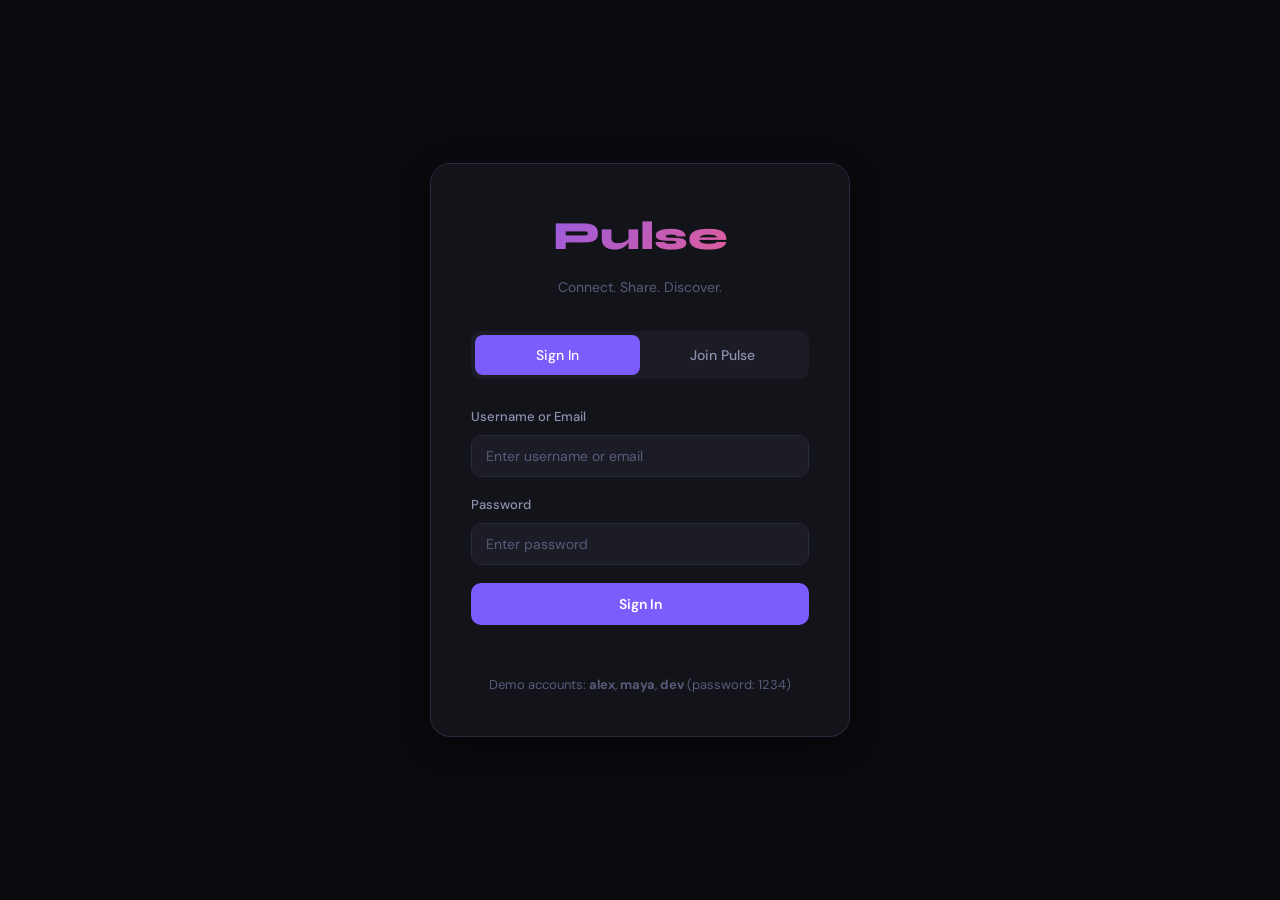
<file: social_app.html>
<!DOCTYPE html>
<html lang="en">
<head>
<meta charset="UTF-8">
<meta name="viewport" content="width=device-width, initial-scale=1.0">
<title>Pulse — Social</title>
<link href="https://fonts.googleapis.com/css2?family=Syne:wght@400;500;600;700;800&family=DM+Sans:ital,wght@0,300;0,400;0,500;1,300&display=swap" rel="stylesheet">
<style>
  :root {
    --bg: #0a0a0f;
    --surface: #13131a;
    --surface2: #1c1c27;
    --surface3: #242433;
    --border: #2a2a3d;
    --accent: #7c5cfc;
    --accent2: #fc5c7d;
    --accent3: #5cf0c0;
    --text: #f0f0f8;
    --text2: #9090b0;
    --text3: #5a5a7a;
    --liked: #fc5c7d;
    --radius: 16px;
    --radius-sm: 10px;
    --shadow: 0 8px 32px rgba(0,0,0,0.4);
    --glow: 0 0 24px rgba(124,92,252,0.25);
  }
  * { box-sizing: border-box; margin: 0; padding: 0; }
  body {
    background: var(--bg);
    color: var(--text);
    font-family: 'DM Sans', sans-serif;
    font-size: 15px;
    line-height: 1.6;
    min-height: 100vh;
  }
  h1,h2,h3,h4 { font-family: 'Syne', sans-serif; }

  /* --- LAYOUT --- */
  #app { display: flex; min-height: 100vh; }
  #sidebar {
    width: 260px;
    background: var(--surface);
    border-right: 1px solid var(--border);
    position: fixed;
    top: 0; left: 0; bottom: 0;
    display: flex; flex-direction: column;
    z-index: 100;
    padding: 0;
  }
  #main-content {
    margin-left: 260px;
    flex: 1;
    max-width: 680px;
    padding: 32px 24px;
    min-height: 100vh;
  }
  #right-panel {
    width: 300px;
    position: fixed;
    top: 0; right: 0; bottom: 0;
    background: var(--surface);
    border-left: 1px solid var(--border);
    padding: 28px 20px;
    overflow-y: auto;
  }

  /* --- SIDEBAR --- */
  .sidebar-logo {
    padding: 28px 24px 20px;
    border-bottom: 1px solid var(--border);
  }
  .sidebar-logo h1 {
    font-size: 28px;
    font-weight: 800;
    background: linear-gradient(135deg, var(--accent), var(--accent2));
    -webkit-background-clip: text;
    -webkit-text-fill-color: transparent;
    background-clip: text;
    letter-spacing: -0.5px;
  }
  .sidebar-logo span { font-size: 12px; color: var(--text3); font-weight: 400; font-family: 'DM Sans', sans-serif; }
  .nav-section { padding: 20px 16px; flex: 1; }
  .nav-item {
    display: flex; align-items: center; gap: 12px;
    padding: 11px 14px;
    border-radius: var(--radius-sm);
    cursor: pointer;
    color: var(--text2);
    font-weight: 500;
    transition: all 0.2s;
    margin-bottom: 4px;
    font-size: 14.5px;
  }
  .nav-item:hover { background: var(--surface2); color: var(--text); }
  .nav-item.active { background: rgba(124,92,252,0.15); color: var(--accent); }
  .nav-item .icon { font-size: 18px; width: 22px; text-align: center; }
  .sidebar-user {
    padding: 16px;
    border-top: 1px solid var(--border);
    display: flex; align-items: center; gap: 12px;
    cursor: pointer;
  }
  .sidebar-user:hover { background: var(--surface2); }
  .sidebar-user .info { flex: 1; overflow: hidden; }
  .sidebar-user .name { font-weight: 600; font-size: 14px; white-space: nowrap; overflow: hidden; text-overflow: ellipsis; }
  .sidebar-user .handle { font-size: 12px; color: var(--text3); }

  /* --- AVATAR --- */
  .avatar {
    width: 40px; height: 40px;
    border-radius: 50%;
    object-fit: cover;
    display: flex; align-items: center; justify-content: center;
    font-family: 'Syne', sans-serif;
    font-weight: 700;
    font-size: 16px;
    flex-shrink: 0;
    border: 2px solid var(--border);
  }
  .avatar.sm { width: 32px; height: 32px; font-size: 13px; }
  .avatar.lg { width: 80px; height: 80px; font-size: 28px; border-width: 3px; }
  .avatar.xl { width: 100px; height: 100px; font-size: 36px; border-width: 3px; }

  /* --- PAGES --- */
  .page { display: none; }
  .page.active { display: block; }

  /* --- FEED --- */
  .feed-header {
    display: flex; align-items: center; justify-content: space-between;
    margin-bottom: 24px;
    padding-bottom: 16px;
    border-bottom: 1px solid var(--border);
  }
  .feed-header h2 { font-size: 22px; font-weight: 700; }
  .tab-switch {
    display: flex; gap: 4px;
    background: var(--surface2);
    padding: 4px;
    border-radius: 10px;
  }
  .tab-btn {
    padding: 6px 16px;
    border-radius: 7px;
    border: none;
    background: transparent;
    color: var(--text2);
    font-family: 'DM Sans', sans-serif;
    font-size: 13px;
    font-weight: 500;
    cursor: pointer;
    transition: all 0.2s;
  }
  .tab-btn.active { background: var(--accent); color: #fff; }

  /* --- COMPOSE --- */
  .compose-box {
    background: var(--surface);
    border: 1px solid var(--border);
    border-radius: var(--radius);
    padding: 20px;
    margin-bottom: 20px;
    transition: border-color 0.2s;
  }
  .compose-box:focus-within { border-color: var(--accent); box-shadow: var(--glow); }
  .compose-inner { display: flex; gap: 14px; }
  .compose-textarea {
    flex: 1;
    background: transparent;
    border: none;
    outline: none;
    color: var(--text);
    font-family: 'DM Sans', sans-serif;
    font-size: 15px;
    resize: none;
    min-height: 60px;
    line-height: 1.6;
  }
  .compose-textarea::placeholder { color: var(--text3); }
  .compose-footer {
    display: flex; align-items: center; justify-content: space-between;
    margin-top: 14px;
    padding-top: 14px;
    border-top: 1px solid var(--border);
  }
  .compose-actions { display: flex; gap: 8px; }
  .compose-hint { font-size: 12px; color: var(--text3); }
  .char-count { font-size: 12px; color: var(--text3); }
  .char-count.warn { color: var(--accent2); }

  /* --- POST CARD --- */
  .post-card {
    background: var(--surface);
    border: 1px solid var(--border);
    border-radius: var(--radius);
    padding: 20px;
    margin-bottom: 14px;
    transition: border-color 0.2s, transform 0.2s;
    animation: slideIn 0.3s ease;
  }
  .post-card:hover { border-color: var(--border); }
  @keyframes slideIn {
    from { opacity: 0; transform: translateY(-10px); }
    to { opacity: 1; transform: translateY(0); }
  }
  .post-header { display: flex; align-items: flex-start; justify-content: space-between; margin-bottom: 12px; }
  .post-author { display: flex; align-items: center; gap: 12px; cursor: pointer; }
  .post-author:hover .author-name { color: var(--accent); }
  .author-name { font-weight: 600; font-size: 14px; font-family: 'Syne', sans-serif; }
  .author-handle { font-size: 12px; color: var(--text3); }
  .post-time { font-size: 11px; color: var(--text3); }
  .post-body { font-size: 15px; line-height: 1.65; margin-bottom: 16px; color: #dcdcf0; }
  .post-tag {
    display: inline-block;
    background: rgba(124,92,252,0.12);
    color: var(--accent);
    font-size: 12px;
    padding: 2px 8px;
    border-radius: 20px;
    margin-right: 4px;
    margin-bottom: 4px;
    cursor: pointer;
  }
  .post-actions {
    display: flex; gap: 4px;
    border-top: 1px solid var(--border);
    padding-top: 14px;
    margin-top: 4px;
  }
  .action-btn {
    display: flex; align-items: center; gap: 6px;
    background: transparent;
    border: none;
    color: var(--text3);
    font-family: 'DM Sans', sans-serif;
    font-size: 13px;
    padding: 7px 14px;
    border-radius: 8px;
    cursor: pointer;
    transition: all 0.2s;
    font-weight: 500;
  }
  .action-btn:hover { background: var(--surface2); color: var(--text2); }
  .action-btn.liked { color: var(--liked); }
  .action-btn.liked:hover { background: rgba(252,92,125,0.1); }
  .action-btn .count { font-size: 13px; }

  /* --- COMMENTS --- */
  .comments-section {
    margin-top: 14px;
    padding-top: 14px;
    border-top: 1px solid var(--border);
    display: none;
  }
  .comments-section.open { display: block; animation: fadeIn 0.2s ease; }
  @keyframes fadeIn { from { opacity: 0; } to { opacity: 1; } }
  .comment-item {
    display: flex; gap: 10px;
    margin-bottom: 12px;
    animation: slideIn 0.2s ease;
  }
  .comment-body { flex: 1; }
  .comment-author { font-weight: 600; font-size: 13px; font-family: 'Syne', sans-serif; }
  .comment-text { font-size: 13.5px; color: #c0c0d8; line-height: 1.5; }
  .comment-time { font-size: 11px; color: var(--text3); margin-top: 2px; }
  .comment-input-row {
    display: flex; gap: 10px; align-items: center;
    margin-top: 12px;
  }
  .comment-input {
    flex: 1;
    background: var(--surface2);
    border: 1px solid var(--border);
    border-radius: 8px;
    padding: 8px 14px;
    color: var(--text);
    font-family: 'DM Sans', sans-serif;
    font-size: 13px;
    outline: none;
    transition: border-color 0.2s;
  }
  .comment-input:focus { border-color: var(--accent); }
  .comment-input::placeholder { color: var(--text3); }

  /* --- BUTTONS --- */
  .btn {
    display: inline-flex; align-items: center; gap: 8px;
    padding: 9px 20px;
    border-radius: 10px;
    border: none;
    cursor: pointer;
    font-family: 'DM Sans', sans-serif;
    font-weight: 600;
    font-size: 14px;
    transition: all 0.2s;
  }
  .btn-primary { background: var(--accent); color: #fff; }
  .btn-primary:hover { background: #6a4bea; transform: translateY(-1px); box-shadow: 0 4px 16px rgba(124,92,252,0.4); }
  .btn-outline { background: transparent; color: var(--text2); border: 1px solid var(--border); }
  .btn-outline:hover { border-color: var(--accent); color: var(--accent); }
  .btn-follow { background: var(--accent); color: #fff; padding: 7px 16px; font-size: 13px; border-radius: 8px; }
  .btn-follow.following { background: transparent; border: 1px solid var(--border); color: var(--text2); }
  .btn-follow.following:hover { border-color: var(--accent2); color: var(--accent2); }
  .btn-sm { padding: 6px 14px; font-size: 13px; border-radius: 8px; }
  .btn-ghost { background: transparent; color: var(--text3); border: none; cursor: pointer; font-family: 'DM Sans', sans-serif; font-size: 14px; padding: 4px 8px; transition: color 0.2s; }
  .btn-ghost:hover { color: var(--text); }
  .btn-icon { background: var(--surface2); border: 1px solid var(--border); color: var(--text2); width: 36px; height: 36px; border-radius: 9px; display: flex; align-items: center; justify-content: center; cursor: pointer; font-size: 16px; transition: all 0.2s; }
  .btn-icon:hover { border-color: var(--accent); color: var(--accent); }

  /* --- PROFILE PAGE --- */
  .profile-hero {
    position: relative;
    margin-bottom: 60px;
  }
  .profile-banner {
    height: 180px;
    border-radius: var(--radius);
    overflow: hidden;
    margin-bottom: 0;
  }
  .profile-avatar-wrap {
    position: absolute;
    bottom: -48px;
    left: 24px;
  }
  .profile-avatar-wrap .avatar { border: 4px solid var(--bg); }
  .profile-info { padding: 56px 24px 0; }
  .profile-name { font-size: 24px; font-weight: 800; margin-bottom: 4px; }
  .profile-handle { color: var(--text3); font-size: 14px; margin-bottom: 10px; }
  .profile-bio { font-size: 14.5px; color: var(--text2); line-height: 1.6; margin-bottom: 16px; max-width: 420px; }
  .profile-meta { display: flex; gap: 20px; margin-bottom: 20px; flex-wrap: wrap; }
  .profile-meta span { font-size: 13px; color: var(--text3); display: flex; align-items: center; gap: 5px; }
  .profile-stats { display: flex; gap: 24px; margin-bottom: 24px; }
  .stat-item { text-align: center; cursor: pointer; }
  .stat-item:hover .stat-num { color: var(--accent); }
  .stat-num { font-size: 20px; font-weight: 700; font-family: 'Syne', sans-serif; display: block; }
  .stat-label { font-size: 12px; color: var(--text3); }
  .profile-actions { display: flex; gap: 10px; margin-bottom: 28px; }

  /* --- EXPLORE --- */
  .search-bar {
    position: relative;
    margin-bottom: 24px;
  }
  .search-input {
    width: 100%;
    background: var(--surface);
    border: 1px solid var(--border);
    border-radius: var(--radius-sm);
    padding: 12px 16px 12px 44px;
    color: var(--text);
    font-family: 'DM Sans', sans-serif;
    font-size: 15px;
    outline: none;
    transition: border-color 0.2s;
  }
  .search-input:focus { border-color: var(--accent); box-shadow: var(--glow); }
  .search-input::placeholder { color: var(--text3); }
  .search-icon { position: absolute; left: 14px; top: 50%; transform: translateY(-50%); font-size: 16px; color: var(--text3); pointer-events: none; }
  .trending-tags { display: flex; flex-wrap: wrap; gap: 8px; margin-bottom: 24px; }
  .trend-tag {
    background: var(--surface2);
    border: 1px solid var(--border);
    color: var(--text2);
    padding: 6px 14px;
    border-radius: 20px;
    font-size: 13px;
    cursor: pointer;
    transition: all 0.2s;
  }
  .trend-tag:hover { border-color: var(--accent); color: var(--accent); background: rgba(124,92,252,0.08); }
  .section-title { font-size: 18px; font-weight: 700; margin-bottom: 16px; }

  /* --- USER CARDS --- */
  .user-card {
    background: var(--surface);
    border: 1px solid var(--border);
    border-radius: var(--radius);
    padding: 16px;
    margin-bottom: 12px;
    display: flex; align-items: center; gap: 14px;
    transition: border-color 0.2s;
    cursor: pointer;
  }
  .user-card:hover { border-color: var(--border); }
  .user-card-info { flex: 1; overflow: hidden; }
  .user-card-name { font-weight: 600; font-size: 14px; font-family: 'Syne', sans-serif; }
  .user-card-handle { font-size: 12px; color: var(--text3); }
  .user-card-bio { font-size: 12.5px; color: var(--text2); margin-top: 3px; white-space: nowrap; overflow: hidden; text-overflow: ellipsis; }

  /* --- RIGHT PANEL --- */
  .panel-title { font-size: 16px; font-weight: 700; margin-bottom: 16px; color: var(--text); }
  .suggested-user {
    display: flex; align-items: center; gap: 12px;
    padding: 10px 0;
    border-bottom: 1px solid var(--border);
    cursor: pointer;
  }
  .suggested-user:last-child { border-bottom: none; }
  .suggested-user:hover .s-name { color: var(--accent); }
  .s-info { flex: 1; overflow: hidden; }
  .s-name { font-size: 13.5px; font-weight: 600; font-family: 'Syne', sans-serif; white-space: nowrap; overflow: hidden; text-overflow: ellipsis; }
  .s-handle { font-size: 11px; color: var(--text3); }
  .trending-section { margin-top: 28px; }
  .trend-item { padding: 10px 0; border-bottom: 1px solid var(--border); cursor: pointer; }
  .trend-item:last-child { border-bottom: none; }
  .trend-item:hover .trend-name { color: var(--accent); }
  .trend-name { font-size: 14px; font-weight: 600; color: var(--text); }
  .trend-count { font-size: 12px; color: var(--text3); }

  /* --- AUTH SCREEN --- */
  #auth-screen {
    position: fixed; inset: 0;
    background: var(--bg);
    display: flex; align-items: center; justify-content: center;
    z-index: 1000;
    padding: 20px;
  }
  .auth-card {
    background: var(--surface);
    border: 1px solid var(--border);
    border-radius: 20px;
    padding: 40px;
    width: 100%;
    max-width: 420px;
    box-shadow: var(--shadow);
  }
  .auth-logo { text-align: center; margin-bottom: 8px; }
  .auth-logo h1 {
    font-size: 40px; font-weight: 800;
    background: linear-gradient(135deg, var(--accent), var(--accent2));
    -webkit-background-clip: text; -webkit-text-fill-color: transparent; background-clip: text;
  }
  .auth-subtitle { text-align: center; color: var(--text3); font-size: 14px; margin-bottom: 32px; }
  .auth-tabs { display: flex; background: var(--surface2); border-radius: 10px; padding: 4px; margin-bottom: 28px; }
  .auth-tab { flex: 1; text-align: center; padding: 9px; border-radius: 8px; cursor: pointer; color: var(--text2); font-size: 14px; font-weight: 500; transition: all 0.2s; }
  .auth-tab.active { background: var(--accent); color: #fff; }
  .form-group { margin-bottom: 18px; }
  .form-label { display: block; font-size: 13px; font-weight: 500; color: var(--text2); margin-bottom: 7px; }
  .form-input {
    width: 100%;
    background: var(--surface2);
    border: 1px solid var(--border);
    border-radius: 10px;
    padding: 11px 14px;
    color: var(--text);
    font-family: 'DM Sans', sans-serif;
    font-size: 14px;
    outline: none;
    transition: border-color 0.2s;
  }
  .form-input:focus { border-color: var(--accent); }
  .form-input::placeholder { color: var(--text3); }
  .auth-error { color: var(--accent2); font-size: 13px; margin-top: 10px; text-align: center; min-height: 20px; }
  .auth-footer { text-align: center; margin-top: 20px; font-size: 13px; color: var(--text3); }

  /* --- MODAL --- */
  .modal-overlay {
    position: fixed; inset: 0;
    background: rgba(0,0,0,0.7);
    backdrop-filter: blur(4px);
    display: flex; align-items: center; justify-content: center;
    z-index: 500;
    padding: 20px;
    display: none;
  }
  .modal-overlay.open { display: flex; animation: fadeIn 0.2s ease; }
  .modal {
    background: var(--surface);
    border: 1px solid var(--border);
    border-radius: 20px;
    padding: 32px;
    width: 100%;
    max-width: 480px;
    box-shadow: var(--shadow);
    animation: slideIn 0.3s ease;
  }
  .modal-header { display: flex; align-items: center; justify-content: space-between; margin-bottom: 24px; }
  .modal-title { font-size: 20px; font-weight: 700; }
  .modal-close { background: none; border: none; color: var(--text3); font-size: 22px; cursor: pointer; line-height: 1; }
  .modal-close:hover { color: var(--text); }

  /* --- TOAST --- */
  .toast-container { position: fixed; bottom: 24px; right: 24px; z-index: 2000; display: flex; flex-direction: column; gap: 10px; }
  .toast {
    background: var(--surface3);
    border: 1px solid var(--border);
    border-radius: 10px;
    padding: 12px 18px;
    font-size: 13.5px;
    box-shadow: var(--shadow);
    animation: slideIn 0.3s ease;
    display: flex; align-items: center; gap: 10px;
  }
  .toast.success { border-left: 3px solid var(--accent3); }
  .toast.error { border-left: 3px solid var(--accent2); }
  .toast.info { border-left: 3px solid var(--accent); }

  /* --- BADGE --- */
  .badge {
    background: var(--accent);
    color: #fff;
    font-size: 10px;
    font-weight: 700;
    padding: 2px 6px;
    border-radius: 20px;
    min-width: 18px;
    text-align: center;
  }

  /* --- NOTIFICATIONS --- */
  .notif-item {
    display: flex; align-items: flex-start; gap: 12px;
    padding: 14px;
    border-radius: var(--radius-sm);
    margin-bottom: 8px;
    background: var(--surface);
    border: 1px solid var(--border);
    animation: slideIn 0.3s ease;
  }
  .notif-item.unread { border-color: rgba(124,92,252,0.3); background: rgba(124,92,252,0.05); }
  .notif-icon { font-size: 20px; width: 36px; height: 36px; display: flex; align-items: center; justify-content: center; border-radius: 50%; background: var(--surface2); }
  .notif-text { flex: 1; font-size: 14px; }
  .notif-text strong { color: var(--text); }
  .notif-time { font-size: 12px; color: var(--text3); margin-top: 3px; }

  /* --- GRADIENT BANNERS --- */
  .banner-1 { background: linear-gradient(135deg, #1a0a2e, #2d1a4a, #1a0a3a); }
  .banner-2 { background: linear-gradient(135deg, #0a1a2e, #1a2d4a, #0a2030); }
  .banner-3 { background: linear-gradient(135deg, #1a2a0a, #2a3a1a, #1a2a0a); }
  .banner-4 { background: linear-gradient(135deg, #2a0a1a, #3a1a2a, #2a0a1a); }

  /* COLORS FOR AVATARS */
  .av-purple { background: linear-gradient(135deg, #7c5cfc, #a080ff); color: #fff; }
  .av-pink { background: linear-gradient(135deg, #fc5c7d, #ff80a0); color: #fff; }
  .av-teal { background: linear-gradient(135deg, #5cf0c0, #40d4a8); color: #0a0a1a; }
  .av-orange { background: linear-gradient(135deg, #fc9c5c, #ffc080); color: #fff; }
  .av-blue { background: linear-gradient(135deg, #5c9cfc, #80c0ff); color: #fff; }
  .av-green { background: linear-gradient(135deg, #5cfc7c, #80ffa0); color: #0a0a1a; }

  /* Utilities */
  .flex { display: flex; }
  .flex-col { flex-direction: column; }
  .items-center { align-items: center; }
  .gap-2 { gap: 8px; }
  .gap-3 { gap: 12px; }
  .mt-2 { margin-top: 8px; }
  .mt-4 { margin-top: 16px; }
  .mb-4 { margin-bottom: 16px; }
  .text-accent { color: var(--accent); }
  .text-muted { color: var(--text3); }
  .text-sm { font-size: 13px; }
  .font-bold { font-weight: 700; }
  .empty-state { text-align: center; padding: 48px 24px; color: var(--text3); }
  .empty-state .icon { font-size: 48px; margin-bottom: 16px; opacity: 0.4; }
  .empty-state p { font-size: 15px; }
  .divider { height: 1px; background: var(--border); margin: 20px 0; }
  .loading { text-align: center; padding: 40px; color: var(--text3); }

  @media (max-width: 1100px) { #right-panel { display: none; } #main-content { max-width: none; } }
  @media (max-width: 700px) {
    #sidebar { width: 60px; }
    .sidebar-logo, .nav-item span, .sidebar-user .info { display: none; }
    .nav-item { justify-content: center; padding: 12px; }
    #main-content { margin-left: 60px; padding: 20px 16px; }
  }
</style>
</head>
<body>

<!-- AUTH SCREEN -->
<div id="auth-screen">
  <div class="auth-card">
    <div class="auth-logo"><h1>Pulse</h1></div>
    <p class="auth-subtitle">Connect. Share. Discover.</p>
    <div class="auth-tabs">
      <div class="auth-tab active" onclick="switchAuthTab('login')">Sign In</div>
      <div class="auth-tab" onclick="switchAuthTab('register')">Join Pulse</div>
    </div>
    <!-- Login -->
    <div id="login-form">
      <div class="form-group">
        <label class="form-label">Username or Email</label>
        <input class="form-input" id="login-username" placeholder="Enter username or email" type="text">
      </div>
      <div class="form-group">
        <label class="form-label">Password</label>
        <input class="form-input" id="login-password" placeholder="Enter password" type="password">
      </div>
      <button class="btn btn-primary" style="width:100%;justify-content:center;padding:12px" onclick="handleLogin()">Sign In</button>
      <p class="auth-error" id="login-error"></p>
      <p class="auth-footer">Demo accounts: <strong>alex</strong>, <strong>maya</strong>, <strong>dev</strong> (password: 1234)</p>
    </div>
    <!-- Register -->
    <div id="register-form" style="display:none">
      <div class="form-group">
        <label class="form-label">Full Name</label>
        <input class="form-input" id="reg-name" placeholder="Your display name" type="text">
      </div>
      <div class="form-group">
        <label class="form-label">Username</label>
        <input class="form-input" id="reg-username" placeholder="@username" type="text">
      </div>
      <div class="form-group">
        <label class="form-label">Email</label>
        <input class="form-input" id="reg-email" placeholder="you@email.com" type="email">
      </div>
      <div class="form-group">
        <label class="form-label">Password</label>
        <input class="form-input" id="reg-password" placeholder="Min 4 characters" type="password">
      </div>
      <div class="form-group">
        <label class="form-label">Bio (optional)</label>
        <input class="form-input" id="reg-bio" placeholder="Tell us about yourself..." type="text">
      </div>
      <button class="btn btn-primary" style="width:100%;justify-content:center;padding:12px" onclick="handleRegister()">Create Account</button>
      <p class="auth-error" id="reg-error"></p>
    </div>
  </div>
</div>

<!-- MAIN APP -->
<div id="app" style="display:none">
  <!-- Sidebar -->
  <aside id="sidebar">
    <div class="sidebar-logo">
      <h1>Pulse</h1>
      <span>Social Network</span>
    </div>
    <nav class="nav-section">
      <div class="nav-item active" onclick="showPage('feed')" id="nav-feed">
        <span class="icon">🏠</span><span>Home</span>
      </div>
      <div class="nav-item" onclick="showPage('explore')" id="nav-explore">
        <span class="icon">🔍</span><span>Explore</span>
      </div>
      <div class="nav-item" onclick="showPage('notifications')" id="nav-notifications">
        <span class="icon">🔔</span><span>Notifications</span>
        <span class="badge" id="notif-badge" style="display:none">0</span>
      </div>
      <div class="nav-item" onclick="showMyProfile()" id="nav-profile">
        <span class="icon">👤</span><span>Profile</span>
      </div>
    </nav>
    <div class="sidebar-user" onclick="showMyProfile()" id="sidebar-user-info">
      <div class="avatar sm av-purple" id="sidebar-avatar">?</div>
      <div class="info">
        <div class="name" id="sidebar-name">-</div>
        <div class="handle" id="sidebar-handle">-</div>
      </div>
    </div>
  </aside>

  <!-- Main Content -->
  <main id="main-content">
    <!-- Feed Page -->
    <div class="page active" id="page-feed">
      <div class="feed-header">
        <h2>Home</h2>
        <div class="tab-switch">
          <button class="tab-btn active" onclick="switchFeedTab('for-you', this)">For You</button>
          <button class="tab-btn" onclick="switchFeedTab('following', this)">Following</button>
        </div>
      </div>
      <!-- Compose -->
      <div class="compose-box">
        <div class="compose-inner">
          <div class="avatar av-purple" id="compose-avatar">?</div>
          <textarea class="compose-textarea" id="post-textarea" placeholder="What's on your mind?" maxlength="280" oninput="updateCharCount(this)"></textarea>
        </div>
        <div class="compose-footer">
          <div class="compose-actions">
            <button class="btn-icon" onclick="addHashtag()" title="Add hashtag">🏷️</button>
          </div>
          <div style="display:flex;align-items:center;gap:12px">
            <span class="char-count" id="char-count">280</span>
            <button class="btn btn-primary btn-sm" onclick="submitPost()">Post</button>
          </div>
        </div>
      </div>
      <div id="feed-posts"></div>
    </div>

    <!-- Explore Page -->
    <div class="page" id="page-explore">
      <h2 style="margin-bottom:20px">Explore</h2>
      <div class="search-bar">
        <span class="search-icon">🔍</span>
        <input class="search-input" id="search-input" placeholder="Search users and posts..." oninput="handleSearch(this.value)">
      </div>
      <div id="search-results-users"></div>
      <div id="search-results-posts"></div>
      <div id="trending-section">
        <p class="section-title">Trending Topics</p>
        <div class="trending-tags" id="trending-tags"></div>
        <p class="section-title mt-4">Suggested Users</p>
        <div id="explore-users"></div>
      </div>
    </div>

    <!-- Notifications Page -->
    <div class="page" id="page-notifications">
      <div class="feed-header">
        <h2>Notifications</h2>
        <button class="btn-ghost" onclick="markAllRead()">Mark all read</button>
      </div>
      <div id="notifications-list"></div>
    </div>

    <!-- Profile Page -->
    <div class="page" id="page-profile">
      <div id="profile-content"></div>
    </div>
  </main>

  <!-- Right Panel -->
  <aside id="right-panel">
    <p class="panel-title">Who to Follow</p>
    <div id="suggested-users"></div>
    <div class="trending-section">
      <p class="panel-title">Trending</p>
      <div id="trending-list"></div>
    </div>
  </aside>
</div>

<!-- EDIT PROFILE MODAL -->
<div class="modal-overlay" id="edit-profile-modal">
  <div class="modal">
    <div class="modal-header">
      <h3 class="modal-title">Edit Profile</h3>
      <button class="modal-close" onclick="closeModal('edit-profile-modal')">✕</button>
    </div>
    <div class="form-group">
      <label class="form-label">Display Name</label>
      <input class="form-input" id="edit-name" type="text">
    </div>
    <div class="form-group">
      <label class="form-label">Bio</label>
      <input class="form-input" id="edit-bio" type="text" placeholder="Tell everyone about yourself">
    </div>
    <div class="form-group">
      <label class="form-label">Location</label>
      <input class="form-input" id="edit-location" type="text" placeholder="Where are you based?">
    </div>
    <div class="form-group">
      <label class="form-label">Website</label>
      <input class="form-input" id="edit-website" type="text" placeholder="https://yoursite.com">
    </div>
    <button class="btn btn-primary" style="width:100%;justify-content:center" onclick="saveProfile()">Save Changes</button>
  </div>
</div>

<!-- TOAST CONTAINER -->
<div class="toast-container" id="toast-container"></div>

<script>
// ===================== DATABASE =====================
const DB = {
  users: [
    { id: 'u1', username: 'alex', name: 'Alex Rivera', password: '1234', email: 'alex@pulse.io', bio: 'Designer & Creative Technologist. Building beautiful things. ✨', avatar: 'av-purple', initials: 'AR', location: 'San Francisco, CA', website: 'alexrivera.design', joined: '2023-01', followers: ['u2','u3'], following: ['u2','u3'] },
    { id: 'u2', username: 'maya', name: 'Maya Chen', password: '1234', email: 'maya@pulse.io', bio: 'Full-stack dev 🛠️ | Open source contributor | Coffee enthusiast ☕', avatar: 'av-teal', initials: 'MC', location: 'New York, NY', website: 'mayachen.dev', joined: '2023-03', followers: ['u1'], following: ['u1','u3'] },
    { id: 'u3', username: 'dev', name: 'Dev Patel', password: '1234', email: 'dev@pulse.io', bio: 'Building the future one commit at a time 🚀 | ML Researcher | Speaker', avatar: 'av-orange', initials: 'DP', location: 'London, UK', website: '', joined: '2023-06', followers: ['u1','u2'], following: ['u1'] },
    { id: 'u4', username: 'luna', name: 'Luna Martinez', password: '1234', email: 'luna@pulse.io', bio: 'Photographer 📷 | Traveler | Visual storyteller', avatar: 'av-pink', initials: 'LM', location: 'Barcelona, Spain', website: '', joined: '2023-08', followers: [], following: ['u1','u2'] },
    { id: 'u5', username: 'zara', name: 'Zara Kim', password: '1234', email: 'zara@pulse.io', bio: 'Product manager at TechCo | Strategy & Growth | Former founder', avatar: 'av-blue', initials: 'ZK', location: 'Seoul, Korea', website: '', joined: '2023-09', followers: ['u3'], following: ['u1'] },
  ],
  posts: [
    { id: 'p1', userId: 'u2', content: 'Just shipped a new feature that cuts our API response time by 60%. Sometimes the best optimization is just removing unnecessary abstractions. 🚀 #webdev #performance', likes: ['u1','u3'], comments: [], createdAt: new Date(Date.now()-3600000*2) },
    { id: 'p2', userId: 'u3', content: 'Hot take: The best documentation is code that doesn\'t need documentation. Write clear variable names, small focused functions, and let the code speak for itself. What do you think? #coding #devlife', likes: ['u1','u2'], comments: [], createdAt: new Date(Date.now()-3600000*5) },
    { id: 'p3', userId: 'u1', content: 'Working on a new design system today. The hardest part isn\'t the components — it\'s establishing the right naming conventions that everyone agrees on. Consistency is everything. ✨ #design #ux', likes: ['u2','u3','u4'], comments: [], createdAt: new Date(Date.now()-3600000*8) },
    { id: 'p4', userId: 'u4', content: 'Golden hour in Barcelona is unlike anything else in the world. The light hits the Sagrada Família at 6:47pm and it\'s pure magic every single time. 🏛️ #travel #photography', likes: ['u1','u2','u3','u5'], comments: [], createdAt: new Date(Date.now()-3600000*12) },
    { id: 'p5', userId: 'u5', content: 'Reminder: Your roadmap is a living document, not a contract. The best product teams I\'ve seen update their roadmap weekly based on new learnings. Stay nimble. 🎯 #product #startup', likes: ['u1','u3'], comments: [], createdAt: new Date(Date.now()-3600000*18) },
    { id: 'p6', userId: 'u2', content: 'Just discovered that 90% of our users never used half the features we spent 3 months building. Data > assumptions. Always. #product #lessons', likes: ['u1','u3','u5'], comments: [], createdAt: new Date(Date.now()-3600000*24) },
  ],
  comments: [
    { id: 'c1', postId: 'p1', userId: 'u1', text: 'That\'s incredible! What was the main bottleneck?', createdAt: new Date(Date.now()-3600000*1.5) },
    { id: 'c2', postId: 'p1', userId: 'u3', text: 'n+1 queries are the silent killer. Good job hunting them down!', createdAt: new Date(Date.now()-3600000*1) },
    { id: 'c3', postId: 'p3', userId: 'u2', text: 'Token naming is the eternal debate. BEM vs camelCase vs... 😅', createdAt: new Date(Date.now()-3600000*7) },
  ],
  notifications: [],
  nextId: 100,
};

// Add comments to posts
DB.comments.forEach(c => {
  const post = DB.posts.find(p => p.id === c.postId);
  if (post) post.comments.push(c.id);
});

let currentUser = null;
let currentFeedTab = 'for-you';
let notifications = [];

// ===================== AUTH =====================
function switchAuthTab(tab) {
  document.querySelectorAll('.auth-tab').forEach(t => t.classList.remove('active'));
  event.target.classList.add('active');
  document.getElementById('login-form').style.display = tab === 'login' ? 'block' : 'none';
  document.getElementById('register-form').style.display = tab === 'register' ? 'block' : 'none';
}

function handleLogin() {
  const u = document.getElementById('login-username').value.trim();
  const p = document.getElementById('login-password').value;
  const user = DB.users.find(x => (x.username === u || x.email === u) && x.password === p);
  if (!user) { document.getElementById('login-error').textContent = 'Invalid credentials. Try: alex/1234, maya/1234, dev/1234'; return; }
  loginUser(user);
}

function handleRegister() {
  const name = document.getElementById('reg-name').value.trim();
  const username = document.getElementById('reg-username').value.trim().replace('@','');
  const email = document.getElementById('reg-email').value.trim();
  const password = document.getElementById('reg-password').value;
  const bio = document.getElementById('reg-bio').value.trim();
  const err = document.getElementById('reg-error');
  if (!name||!username||!email||!password) { err.textContent = 'All fields except bio are required.'; return; }
  if (password.length < 4) { err.textContent = 'Password must be at least 4 characters.'; return; }
  if (DB.users.find(u => u.username === username)) { err.textContent = 'Username already taken.'; return; }
  if (DB.users.find(u => u.email === email)) { err.textContent = 'Email already registered.'; return; }
  const avatars = ['av-purple','av-pink','av-teal','av-orange','av-blue','av-green'];
  const newUser = {
    id: 'u' + (++DB.nextId),
    username, name, password, email, bio,
    avatar: avatars[Math.floor(Math.random()*avatars.length)],
    initials: name.split(' ').map(n=>n[0]).join('').substring(0,2).toUpperCase(),
    location: '', website: '',
    joined: new Date().toISOString().substring(0,7),
    followers: [], following: []
  };
  DB.users.push(newUser);
  loginUser(newUser);
  showToast('Welcome to Pulse! 🎉', 'success');
}

function loginUser(user) {
  currentUser = user;
  document.getElementById('auth-screen').style.display = 'none';
  document.getElementById('app').style.display = 'flex';
  document.getElementById('sidebar-name').textContent = user.name;
  document.getElementById('sidebar-handle').textContent = '@' + user.username;
  const av = (el, u) => { el.className = `avatar ${u.avatar}`; el.textContent = u.initials; };
  av(document.getElementById('sidebar-avatar'), user);
  av(document.getElementById('compose-avatar'), user);
  renderFeed();
  renderSuggestedUsers();
  renderTrending();
  renderNotifications();
  // Seed some notifications
  if (notifications.length === 0) {
    notifications = [
      { id: 'n1', type: 'like', fromId: 'u2', postId: 'p3', text: 'liked your post', read: false, time: new Date(Date.now()-3600000*1) },
      { id: 'n2', type: 'comment', fromId: 'u3', postId: 'p3', text: 'commented on your post', read: false, time: new Date(Date.now()-3600000*2) },
      { id: 'n3', type: 'follow', fromId: 'u4', postId: null, text: 'started following you', read: true, time: new Date(Date.now()-3600000*6) },
    ].filter(n => n.fromId !== currentUser.id);
  }
  updateNotifBadge();
}

// ===================== NAVIGATION =====================
function showPage(name) {
  document.querySelectorAll('.page').forEach(p => p.classList.remove('active'));
  document.querySelectorAll('.nav-item').forEach(n => n.classList.remove('active'));
  document.getElementById('page-' + name).classList.add('active');
  document.getElementById('nav-' + name).classList.add('active');
  if (name === 'notifications') { renderNotifications(); }
  if (name === 'explore') { renderExplore(); }
}

function showMyProfile() {
  showProfilePage(currentUser.id);
  document.querySelectorAll('.nav-item').forEach(n => n.classList.remove('active'));
  document.getElementById('nav-profile').classList.add('active');
}

function showProfilePage(userId) {
  const user = DB.users.find(u => u.id === userId);
  if (!user) return;
  showPage('profile');
  renderProfilePage(user);
}

// ===================== FEED =====================
function switchFeedTab(tab, btn) {
  currentFeedTab = tab;
  document.querySelectorAll('.tab-btn').forEach(b => b.classList.remove('active'));
  btn.classList.add('active');
  renderFeed();
}

function renderFeed() {
  let posts = [...DB.posts];
  if (currentFeedTab === 'following') {
    posts = posts.filter(p => currentUser.following.includes(p.userId) || p.userId === currentUser.id);
  }
  posts.sort((a,b) => new Date(b.createdAt) - new Date(a.createdAt));
  const container = document.getElementById('feed-posts');
  if (posts.length === 0) {
    container.innerHTML = `<div class="empty-state"><div class="icon">👋</div><p>No posts yet. Follow some people or be the first to post!</p></div>`;
    return;
  }
  container.innerHTML = posts.map(p => renderPostCard(p)).join('');
}

function renderPostCard(post) {
  const user = DB.users.find(u => u.id === post.userId);
  if (!user) return '';
  const liked = post.likes.includes(currentUser.id);
  const commentObjs = DB.comments.filter(c => c.postId === post.id);
  const content = post.content.replace(/#(\w+)/g, '<span class="post-tag" onclick="searchTag(\'$1\')">#$1</span>');
  const commentsHtml = commentObjs.map(c => {
    const cu = DB.users.find(u => u.id === c.userId);
    if (!cu) return '';
    return `<div class="comment-item">
      <div class="avatar sm ${cu.avatar}">${cu.initials}</div>
      <div class="comment-body">
        <span class="comment-author">${cu.name}</span>
        <span class="text-muted text-sm" style="margin-left:6px">@${cu.username}</span>
        <div class="comment-text">${c.text}</div>
        <div class="comment-time">${timeAgo(c.createdAt)}</div>
      </div>
    </div>`;
  }).join('');
  return `<div class="post-card" id="post-${post.id}">
    <div class="post-header">
      <div class="post-author" onclick="showProfilePage('${user.id}')">
        <div class="avatar ${user.avatar}">${user.initials}</div>
        <div>
          <div class="author-name">${user.name}</div>
          <div class="author-handle">@${user.username}</div>
        </div>
      </div>
      <span class="post-time">${timeAgo(post.createdAt)}</span>
    </div>
    <div class="post-body">${content}</div>
    <div class="post-actions">
      <button class="action-btn ${liked ? 'liked' : ''}" onclick="toggleLike('${post.id}')">
        ${liked ? '❤️' : '🤍'} <span class="count" id="likes-${post.id}">${post.likes.length}</span>
      </button>
      <button class="action-btn" onclick="toggleComments('${post.id}')">
        💬 <span class="count">${post.comments.length}</span>
      </button>
      <button class="action-btn" onclick="sharePost('${post.id}')">↗️ Share</button>
      ${post.userId === currentUser.id ? `<button class="action-btn" onclick="deletePost('${post.id}')" style="margin-left:auto;color:var(--accent2)">🗑️ Delete</button>` : ''}
    </div>
    <div class="comments-section" id="comments-${post.id}">
      ${commentsHtml}
      <div class="comment-input-row">
        <div class="avatar sm ${currentUser.avatar}">${currentUser.initials}</div>
        <input class="comment-input" id="comment-input-${post.id}" placeholder="Write a comment..." onkeydown="if(event.key==='Enter')submitComment('${post.id}')">
        <button class="btn btn-primary btn-sm" onclick="submitComment('${post.id}')">Post</button>
      </div>
    </div>
  </div>`;
}

function submitPost() {
  const ta = document.getElementById('post-textarea');
  const content = ta.value.trim();
  if (!content) { showToast('Write something first!', 'error'); return; }
  const post = {
    id: 'p' + (++DB.nextId),
    userId: currentUser.id,
    content,
    likes: [],
    comments: [],
    createdAt: new Date()
  };
  DB.posts.unshift(post);
  ta.value = '';
  updateCharCount(ta);
  renderFeed();
  showToast('Post published! ✨', 'success');
}

function toggleLike(postId) {
  const post = DB.posts.find(p => p.id === postId);
  if (!post) return;
  const idx = post.likes.indexOf(currentUser.id);
  if (idx === -1) {
    post.likes.push(currentUser.id);
    // Add notification if not own post
    if (post.userId !== currentUser.id) {
      addNotification('like', post.userId, postId, 'liked your post');
    }
  } else {
    post.likes.splice(idx, 1);
  }
  // Update button in-place
  const btn = document.querySelector(`#post-${postId} .action-btn`);
  const liked = post.likes.includes(currentUser.id);
  btn.className = `action-btn ${liked ? 'liked' : ''}`;
  btn.innerHTML = `${liked ? '❤️' : '🤍'} <span class="count" id="likes-${postId}">${post.likes.length}</span>`;
}

function toggleComments(postId) {
  const section = document.getElementById('comments-' + postId);
  section.classList.toggle('open');
}

function submitComment(postId) {
  const input = document.getElementById('comment-input-' + postId);
  const text = input.value.trim();
  if (!text) return;
  const post = DB.posts.find(p => p.id === postId);
  const comment = { id: 'c'+(++DB.nextId), postId, userId: currentUser.id, text, createdAt: new Date() };
  DB.comments.push(comment);
  post.comments.push(comment.id);
  input.value = '';
  if (post.userId !== currentUser.id) {
    addNotification('comment', post.userId, postId, 'commented on your post');
  }
  // Re-render just that post
  const postEl = document.getElementById('post-' + postId);
  if (postEl) {
    const newHtml = renderPostCard(post);
    postEl.outerHTML = newHtml;
    const newEl = document.getElementById('post-' + postId);
    const cs = newEl.querySelector('.comments-section');
    if (cs) cs.classList.add('open');
  }
  showToast('Comment posted!', 'success');
}

function deletePost(postId) {
  if (!confirm('Delete this post?')) return;
  const idx = DB.posts.findIndex(p => p.id === postId);
  if (idx !== -1) DB.posts.splice(idx, 1);
  renderFeed();
  showToast('Post deleted.', 'info');
}

function sharePost(postId) {
  showToast('Link copied to clipboard! 🔗', 'info');
}

function updateCharCount(ta) {
  const rem = 280 - ta.value.length;
  const el = document.getElementById('char-count');
  el.textContent = rem;
  el.classList.toggle('warn', rem < 30);
}

function addHashtag() {
  const ta = document.getElementById('post-textarea');
  ta.value += (ta.value ? ' ' : '') + '#';
  ta.focus();
}

// ===================== PROFILE =====================
function renderProfilePage(user) {
  const isMe = user.id === currentUser.id;
  const isFollowing = currentUser.following.includes(user.id);
  const userPosts = DB.posts.filter(p => p.userId === user.id).sort((a,b) => new Date(b.createdAt)-new Date(a.createdAt));
  const banners = ['banner-1','banner-2','banner-3','banner-4'];
  const bannerClass = banners[user.id.charCodeAt(1) % banners.length];
  const locationHtml = user.location ? `<span>📍 ${user.location}</span>` : '';
  const websiteHtml = user.website ? `<span>🔗 ${user.website}</span>` : '';
  const joinedHtml = `<span>📅 Joined ${user.joined}</span>`;
  document.getElementById('profile-content').innerHTML = `
    <div class="profile-hero">
      <div class="profile-banner ${bannerClass}"></div>
      <div class="profile-avatar-wrap">
        <div class="avatar xl ${user.avatar}">${user.initials}</div>
      </div>
    </div>
    <div class="profile-info">
      <div style="display:flex;justify-content:flex-end;margin-bottom:16px">
        ${isMe ? `<button class="btn btn-outline" onclick="openEditProfile()">✏️ Edit Profile</button>` 
               : `<button class="btn btn-follow ${isFollowing ? 'following' : ''}" onclick="toggleFollow('${user.id}')" id="follow-btn-${user.id}">${isFollowing ? 'Following' : '+ Follow'}</button>`}
      </div>
      <div class="profile-name">${user.name}</div>
      <div class="profile-handle">@${user.username}</div>
      ${user.bio ? `<div class="profile-bio">${user.bio}</div>` : ''}
      <div class="profile-meta">${locationHtml}${websiteHtml}${joinedHtml}</div>
      <div class="profile-stats">
        <div class="stat-item">
          <span class="stat-num">${userPosts.length}</span>
          <span class="stat-label">Posts</span>
        </div>
        <div class="stat-item" onclick="showFollowersModal('${user.id}','followers')">
          <span class="stat-num">${user.followers.length}</span>
          <span class="stat-label">Followers</span>
        </div>
        <div class="stat-item" onclick="showFollowersModal('${user.id}','following')">
          <span class="stat-num">${user.following.length}</span>
          <span class="stat-label">Following</span>
        </div>
      </div>
    </div>
    <div class="divider"></div>
    <div id="profile-posts">
      ${userPosts.length === 0 
        ? `<div class="empty-state"><div class="icon">📝</div><p>${isMe ? "You haven't posted yet." : user.name + " hasn't posted yet."}</p></div>` 
        : userPosts.map(p => renderPostCard(p)).join('')}
    </div>`;
}

function toggleFollow(userId) {
  const user = DB.users.find(u => u.id === userId);
  if (!user || userId === currentUser.id) return;
  const myIdx = currentUser.following.indexOf(userId);
  if (myIdx === -1) {
    currentUser.following.push(userId);
    user.followers.push(currentUser.id);
    addNotification('follow', userId, null, 'started following you');
    showToast(`You're now following ${user.name}!`, 'success');
  } else {
    currentUser.following.splice(myIdx, 1);
    const theirIdx = user.followers.indexOf(currentUser.id);
    if (theirIdx !== -1) user.followers.splice(theirIdx, 1);
    showToast(`Unfollowed ${user.name}.`, 'info');
  }
  // Update button
  const btn = document.getElementById('follow-btn-' + userId);
  if (btn) {
    const nowFollowing = currentUser.following.includes(userId);
    btn.className = `btn btn-follow ${nowFollowing ? 'following' : ''}`;
    btn.textContent = nowFollowing ? 'Following' : '+ Follow';
  }
  renderSuggestedUsers();
  // Update stats if on profile page
  if (document.getElementById('page-profile').classList.contains('active')) {
    renderProfilePage(user);
  }
}

function openEditProfile() {
  document.getElementById('edit-name').value = currentUser.name;
  document.getElementById('edit-bio').value = currentUser.bio;
  document.getElementById('edit-location').value = currentUser.location;
  document.getElementById('edit-website').value = currentUser.website;
  openModal('edit-profile-modal');
}

function saveProfile() {
  currentUser.name = document.getElementById('edit-name').value.trim() || currentUser.name;
  currentUser.bio = document.getElementById('edit-bio').value.trim();
  currentUser.location = document.getElementById('edit-location').value.trim();
  currentUser.website = document.getElementById('edit-website').value.trim();
  currentUser.initials = currentUser.name.split(' ').map(n=>n[0]).join('').substring(0,2).toUpperCase();
  document.getElementById('sidebar-name').textContent = currentUser.name;
  document.getElementById('sidebar-handle').textContent = '@' + currentUser.username;
  const sav = document.getElementById('sidebar-avatar');
  sav.textContent = currentUser.initials;
  closeModal('edit-profile-modal');
  renderProfilePage(currentUser);
  showToast('Profile updated! ✨', 'success');
}

// ===================== EXPLORE =====================
function renderExplore() {
  const others = DB.users.filter(u => u.id !== currentUser.id);
  document.getElementById('explore-users').innerHTML = others.map(u => renderUserCard(u)).join('');
  // Trending tags
  const tagCounts = {};
  DB.posts.forEach(p => {
    const tags = p.content.match(/#(\w+)/g) || [];
    tags.forEach(t => { tagCounts[t] = (tagCounts[t] || 0) + 1; });
  });
  const sorted = Object.entries(tagCounts).sort((a,b) => b[1]-a[1]).slice(0,10);
  document.getElementById('trending-tags').innerHTML = sorted.map(([tag,count]) =>
    `<span class="trend-tag" onclick="searchTag('${tag.slice(1)}')">${tag} <span style="color:var(--text3)">${count}</span></span>`
  ).join('');
}

function renderUserCard(user) {
  const isFollowing = currentUser.following.includes(user.id);
  return `<div class="user-card">
    <div class="avatar ${user.avatar}" onclick="showProfilePage('${user.id}')">${user.initials}</div>
    <div class="user-card-info" onclick="showProfilePage('${user.id}')">
      <div class="user-card-name">${user.name}</div>
      <div class="user-card-handle">@${user.username}</div>
      <div class="user-card-bio">${user.bio || 'No bio yet'}</div>
    </div>
    <button class="btn btn-follow ${isFollowing ? 'following' : ''}" onclick="toggleFollow('${user.id}')" id="follow-btn-${user.id}">${isFollowing ? 'Following' : '+ Follow'}</button>
  </div>`;
}

function handleSearch(q) {
  const query = q.toLowerCase().trim();
  document.getElementById('trending-section').style.display = query ? 'none' : 'block';
  const searchResultsUsers = document.getElementById('search-results-users');
  const searchResultsPosts = document.getElementById('search-results-posts');
  if (!query) { searchResultsUsers.innerHTML = ''; searchResultsPosts.innerHTML = ''; return; }
  const users = DB.users.filter(u => u.id !== currentUser.id && (u.name.toLowerCase().includes(query) || u.username.toLowerCase().includes(query) || (u.bio||'').toLowerCase().includes(query)));
  const posts = DB.posts.filter(p => p.content.toLowerCase().includes(query));
  searchResultsUsers.innerHTML = users.length ? `<p class="section-title mb-4">Users</p>` + users.map(u => renderUserCard(u)).join('') : '';
  searchResultsPosts.innerHTML = posts.length ? `<p class="section-title mb-4 mt-4">Posts</p>` + posts.map(p => renderPostCard(p)).join('') : '';
  if (!users.length && !posts.length) {
    searchResultsUsers.innerHTML = `<div class="empty-state"><div class="icon">🔍</div><p>No results for "${q}"</p></div>`;
  }
}

function searchTag(tag) {
  showPage('explore');
  document.getElementById('search-input').value = '#' + tag;
  handleSearch('#' + tag);
}

// ===================== SUGGESTIONS & TRENDING =====================
function renderSuggestedUsers() {
  const others = DB.users.filter(u => u.id !== currentUser.id && !currentUser.following.includes(u.id)).slice(0,4);
  document.getElementById('suggested-users').innerHTML = others.length 
    ? others.map(u => `<div class="suggested-user" onclick="showProfilePage('${u.id}')">
        <div class="avatar sm ${u.avatar}">${u.initials}</div>
        <div class="s-info"><div class="s-name">${u.name}</div><div class="s-handle">@${u.username}</div></div>
        <button class="btn btn-follow" onclick="event.stopPropagation();toggleFollow('${u.id}')" id="follow-btn-${u.id}">+ Follow</button>
      </div>`).join('')
    : `<p class="text-muted text-sm">You're following everyone!</p>`;
}

function renderTrending() {
  const tagCounts = {};
  DB.posts.forEach(p => {
    const tags = p.content.match(/#(\w+)/g) || [];
    tags.forEach(t => { tagCounts[t] = (tagCounts[t] || 0) + 1; });
  });
  const sorted = Object.entries(tagCounts).sort((a,b) => b[1]-a[1]).slice(0,5);
  document.getElementById('trending-list').innerHTML = sorted.map(([tag,count]) =>
    `<div class="trend-item" onclick="searchTag('${tag.slice(1)}')">
      <div class="trend-name">${tag}</div>
      <div class="trend-count">${count} posts</div>
    </div>`).join('');
}

// ===================== NOTIFICATIONS =====================
function addNotification(type, toUserId, postId, text) {
  if (toUserId !== currentUser.id) return;
  notifications.unshift({ id: 'n'+(++DB.nextId), type, fromId: currentUser.id, postId, text, read: false, time: new Date() });
  updateNotifBadge();
}

function updateNotifBadge() {
  const unread = notifications.filter(n => !n.read).length;
  const badge = document.getElementById('notif-badge');
  badge.textContent = unread;
  badge.style.display = unread > 0 ? 'inline-block' : 'none';
}

function renderNotifications() {
  const container = document.getElementById('notifications-list');
  if (notifications.length === 0) {
    container.innerHTML = `<div class="empty-state"><div class="icon">🔔</div><p>No notifications yet.</p></div>`;
    return;
  }
  const icons = { like: '❤️', comment: '💬', follow: '👤' };
  container.innerHTML = notifications.map(n => {
    const from = DB.users.find(u => u.id === n.fromId);
    const fromName = from ? from.name : 'Someone';
    return `<div class="notif-item ${n.read ? '' : 'unread'}" onclick="markRead('${n.id}')">
      <div class="notif-icon">${icons[n.type] || '🔔'}</div>
      <div class="notif-text">
        <strong>${fromName}</strong> ${n.text}
        <div class="notif-time">${timeAgo(n.time)}</div>
      </div>
    </div>`;
  }).join('');
}

function markRead(id) {
  const n = notifications.find(x => x.id === id);
  if (n) n.read = true;
  updateNotifBadge();
  renderNotifications();
}

function markAllRead() {
  notifications.forEach(n => n.read = true);
  updateNotifBadge();
  renderNotifications();
}

// ===================== MODAL =====================
function openModal(id) { document.getElementById(id).classList.add('open'); }
function closeModal(id) { document.getElementById(id).classList.remove('open'); }
document.addEventListener('click', e => {
  if (e.target.classList.contains('modal-overlay')) {
    e.target.classList.remove('open');
  }
});

// ===================== TOAST =====================
function showToast(msg, type = 'info') {
  const container = document.getElementById('toast-container');
  const el = document.createElement('div');
  el.className = `toast ${type}`;
  const icons = { success: '✅', error: '❌', info: 'ℹ️' };
  el.innerHTML = `<span>${icons[type]||'ℹ️'}</span> ${msg}`;
  container.appendChild(el);
  setTimeout(() => { el.style.opacity = '0'; el.style.transform = 'translateX(20px)'; el.style.transition = 'all 0.3s'; setTimeout(() => el.remove(), 300); }, 3000);
}

// ===================== UTILS =====================
function timeAgo(date) {
  const d = new Date(date);
  const now = new Date();
  const diff = Math.floor((now - d) / 1000);
  if (diff < 60) return 'just now';
  if (diff < 3600) return Math.floor(diff/60) + 'm ago';
  if (diff < 86400) return Math.floor(diff/3600) + 'h ago';
  if (diff < 604800) return Math.floor(diff/86400) + 'd ago';
  return d.toLocaleDateString('en-US', {month:'short',day:'numeric'});
}

// Keyboard shortcuts
document.addEventListener('keydown', e => {
  if (e.key === 'Escape') {
    document.querySelectorAll('.modal-overlay.open').forEach(m => m.classList.remove('open'));
  }
});

// Enter to login
document.getElementById('login-password').addEventListener('keydown', e => { if(e.key==='Enter') handleLogin(); });
</script>
</body>
</html>
</file>
